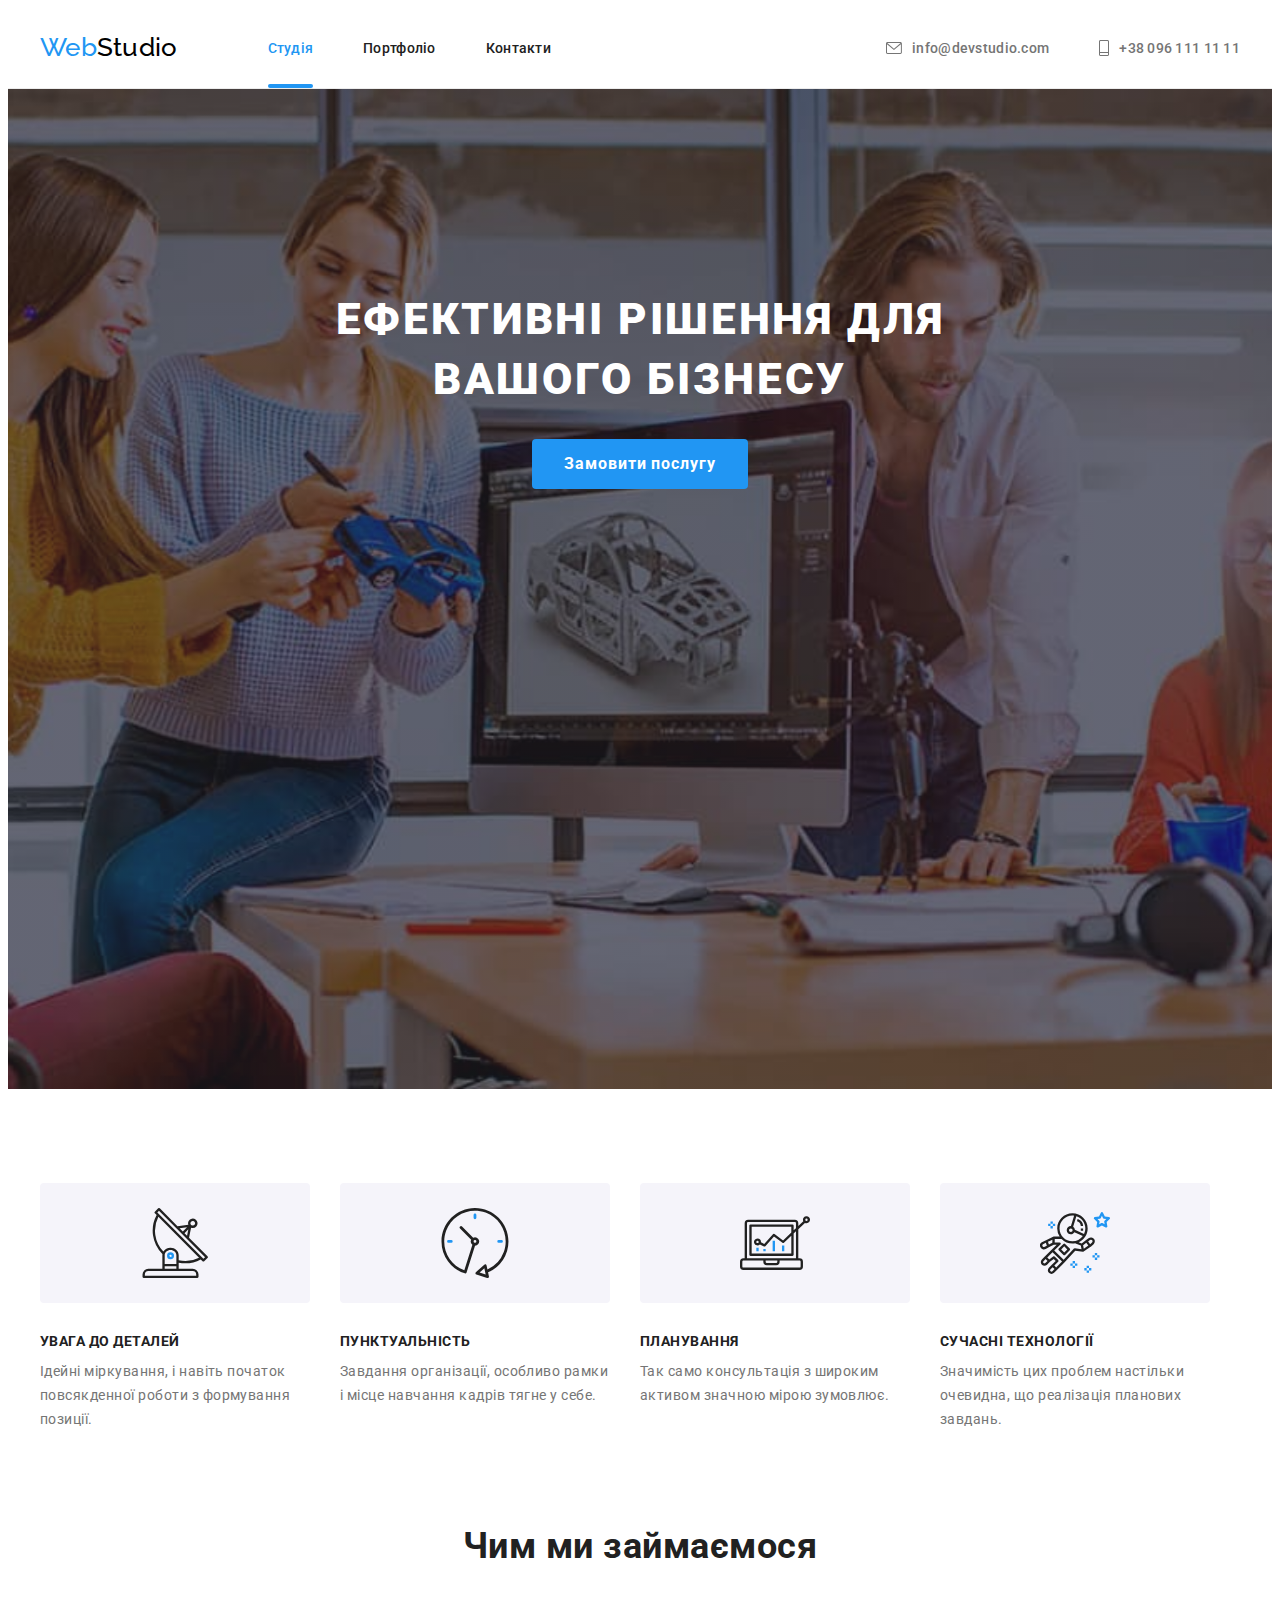
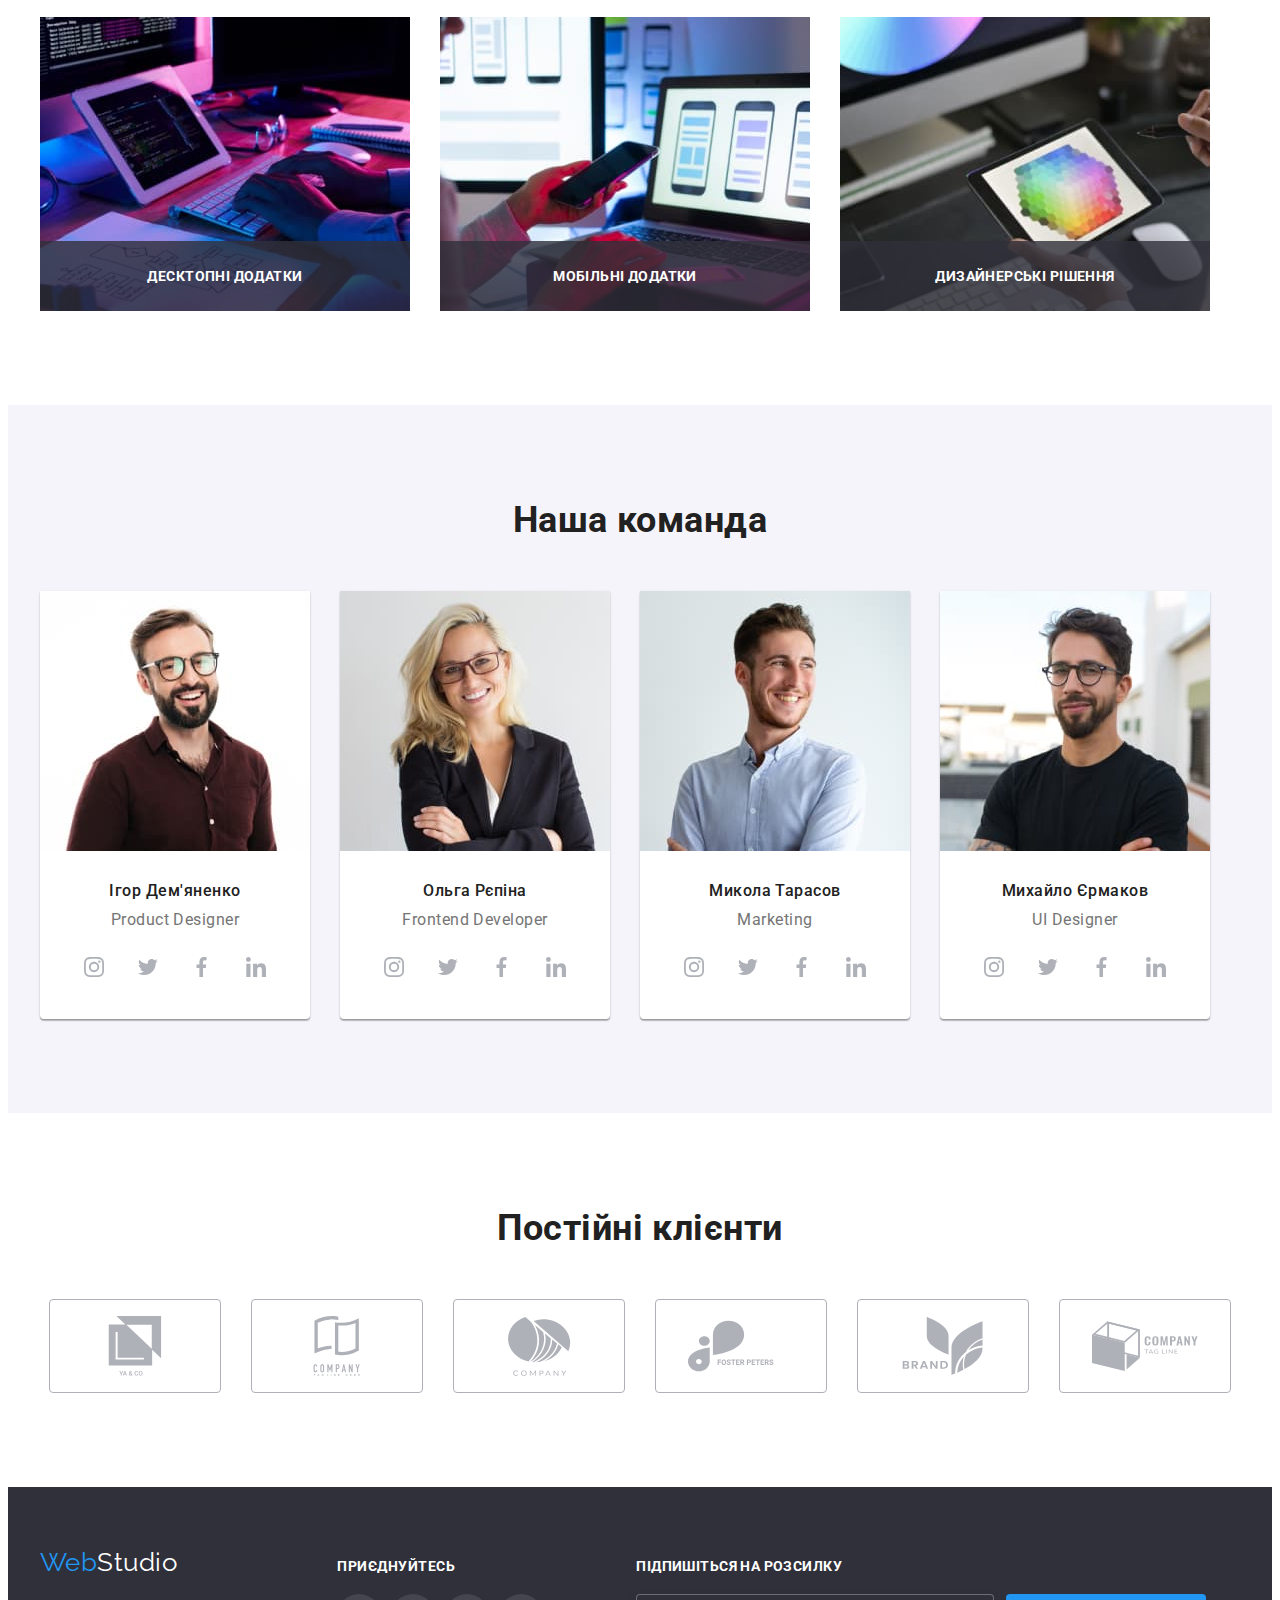
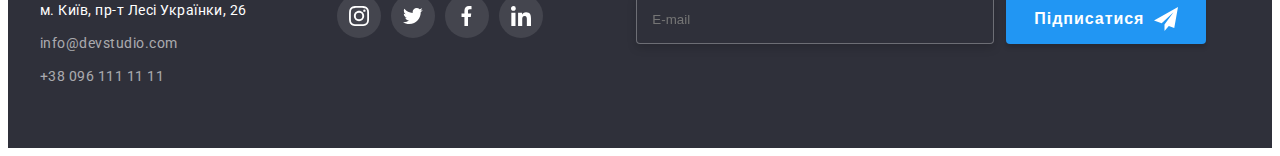
<file: index.html>
<!DOCTYPE html>
<html lang="en">
	<head>
		<meta charset="UTF-8" />
		<meta http-equiv="X-UA-Compatible" content="IE=edge" />
		<meta name="viewport" content="width=device-width, initial-scale=1.0" />
		<title>WebStudio</title>
		<link rel="preconnect" href="https://fonts.googleapis.com" />
		<link rel="preconnect" href="https://fonts.gstatic.com" crossorigin />
		<link
			href="https://fonts.googleapis.com/css2?family=Raleway:wght@700&family=Roboto:wght@400;500;700;900&display=swap"
			rel="stylesheet"
		/>
		<link
			rel="stylesheet"
			href="https://cdnjs.cloudflare.com/ajax/libs/modern-normalize/1.1.0/modern-normalize.min.css"
			integrity="sha512-wpPYUAdjBVSE4KJnH1VR1HeZfpl1ub8YT/NKx4PuQ5NmX2tKuGu6U/JRp5y+Y8XG2tV+wKQpNHVUX03MfMFn9Q=="
			crossorigin="anonymous"
			referrerpolicy="no-referrer"
		/>
		<link rel="stylesheet" href="./css/styles.css" />
	</head>
	<body class="page">
		<header class="header">
			<div class="container header-container">
				<nav class="main-nav">
					<a class="logo link" href="./index.html">
						<span class="logo-accent">Web</span>
						Studio
					</a>
					<ul class="list header-nav-link">
						<li class="logo-list-item">
							<a class="nav-link link current" href="">Студія</a>
						</li>
						<li class="logo-list-item">
							<a class="nav-link link" href="./portfolio.html">Портфоліо</a>
						</li>
						<li class="logo-list-item">
							<a class="nav-link link" href="">Контакти</a>
						</li>
					</ul>
				</nav>
				<ul class="list header-contact-link">
					<li>
						<a class="nav-link link contact-link" href="mailto:info@devstudio.com">
							<svg class="icon-header" width="16" height="12">
								<use href="./images/sprite.svg#icon-envelope-hover"></use>
							</svg>
							info@devstudio.com
						</a>
					</li>
					<li>
						<a class="nav-link link contact-link" href="tel:+380961111111">
							<svg class="icon-header" width="10" height="16">
								<use href="./images/sprite.svg#icon-telephon"></use>
							</svg>
							+38 096 111 11 11
						</a>
					</li>
				</ul>
			</div>
		</header>
		<main class="main">
			<section class="hero">
				<div class="container">
					<h1 class="hero-title">
						Ефективні рішення для
						<br />
						вашого бізнесу
					</h1>
					<button class="hero-btn" type="button" data-modal-open>Замовити послугу</button>
				</div>
			</section>
			<section class="benefits">
				<div class="container">
					<h2 class="hidden-elements">Наші переваги</h2>
					<ul class="benefits-list list">
						<li class="benefits-list-item">
							<div class="benefits-icon-container">
								<svg width="70" height="70">
									<use href="./images/sprite.svg#icon-satellite"></use>
								</svg>
							</div>
							<h3 class="benefits-title">УВАГА ДО ДЕТАЛЕЙ</h3>
							<p class="text">Ідейні міркування, і навіть початок повсякденної роботи з формування позиції.</p>
						</li>
						<li class="benefits-list-item">
							<div class="benefits-icon-container">
								<svg width="70" height="70">
									<use href="./images/sprite.svg#icon-clock"></use>
								</svg>
							</div>
							<h3 class="benefits-title">ПУНКТУАЛЬНІСТЬ</h3>
							<p class="text">Завдання організації, особливо рамки і місце навчання кадрів тягне у себе.</p>
						</li>
						<li class="benefits-list-item">
							<div class="benefits-icon-container">
								<svg width="70" height="70">
									<use href="./images/sprite.svg#icon-diagram"></use>
								</svg>
							</div>
							<h3 class="benefits-title">ПЛАНУВАННЯ</h3>
							<p class="text">Так само консультація з широким активом значною мірою зумовлює.</p>
						</li>
						<li class="benefits-list-item">
							<div class="benefits-icon-container">
								<svg width="70" height="70">
									<use href="./images/sprite.svg#icon-astronaut"></use>
								</svg>
							</div>
							<h3 class="benefits-title">СУЧАСНІ ТЕХНОЛОГІЇ</h3>
							<p class="text">Значимість цих проблем настільки очевидна, що реалізація планових завдань.</p>
						</li>
					</ul>
				</div>
			</section>
			<section class="work">
				<div class="container">
					<h2 class="section-title">Чим ми займаємося</h2>
					<ul class="list work-list">
						<li class="list-item work-list-item">
							<img src="./images/studio/desktop_applications.jpg" alt="Десктопні додатки" width="370" height="294" />
							<h3 class="work-item-wrapper">Десктопні додатки</h3>
						</li>
						<li class="list-item work-list-item">
							<img src="./images/studio/mobile_applications.jpg" alt="Мобільні додатки" width="370" height="294" />
							<h3 class="work-item-wrapper">Мобільні додатки</h3>
						</li>
						<li class="list-item work-list-item">
							<img src="./images/studio/design_solutions.jpg" alt="Дизайнерські рішення" width="370" height="294" />
							<h3 class="work-item-wrapper">Дизайнерські рішення</h3>
						</li>
					</ul>
				</div>
			</section>
			<section class="team">
				<div class="container">
					<h2 class="section-title">Наша команда</h2>
					<ul class="list team-list">
						<li class="list-card">
							<img src="./images/team/ihor.jpg" alt="Фото Ігоря Дем'яненко" width="270" height="260" />
							<h3 class="team-title">Ігор Дем'яненко</h3>
							<p class="team-text">Product Designer</p>
							<ul class="social-links-list list">
								<li class="social-links-item">
									<a
										class="social-link link"
										href="https://www.instagram.com/"
										target="_blank"
										rel="noopener noreferrer"
									>
										<svg class="social-link-icon">
											<use href="./images/sprite.svg#icon-instagram"></use>
										</svg>
									</a>
								</li>
								<li class="social-links-item">
									<a class="social-link link" href="https://twitter.com/" target="_blank" rel="noopener noreferrer">
										<svg class="social-link-icon">
											<use href="./images/sprite.svg#icon-twitter"></use>
										</svg>
									</a>
								</li>
								<li class="social-links-item">
									<a
										class="social-link link"
										href="https://www.facebook.com/"
										target="_blank"
										rel="noopener noreferrer"
									>
										<svg class="social-link-icon">
											<use href="./images/sprite.svg#icon-facebook"></use>
										</svg>
									</a>
								</li>
								<li class="social-links-item">
									<a
										class="social-link link"
										href="https://www.linkedin.com/"
										target="_blank"
										rel="noopener noreferrer"
									>
										<svg class="social-link-icon">
											<use href="./images/sprite.svg#icon-linkedin"></use>
										</svg>
									</a>
								</li>
							</ul>
						</li>
						<li class="list-card">
							<img src="./images/team/olha.jpg" alt="Фото Ольги Рєпіной" width="270" height="260" />
							<h3 class="team-title">Ольга Рєпіна</h3>
							<p class="team-text">Frontend Developer</p>
							<ul class="social-links-list list">
								<li class="social-links-item">
									<a
										class="social-link link"
										href="https://www.instagram.com/"
										target="_blank"
										rel="noopener noreferrer"
									>
										<svg class="social-link-icon">
											<use href="./images/sprite.svg#icon-instagram"></use>
										</svg>
									</a>
								</li>
								<li class="social-links-item">
									<a class="social-link link" href="https://twitter.com/" target="_blank" rel="noopener noreferrer">
										<svg class="social-link-icon">
											<use href="./images/sprite.svg#icon-twitter"></use>
										</svg>
									</a>
								</li>
								<li class="social-links-item">
									<a
										class="social-link link"
										href="https://www.facebook.com/"
										target="_blank"
										rel="noopener noreferrer"
									>
										<svg class="social-link-icon">
											<use href="./images/sprite.svg#icon-facebook"></use>
										</svg>
									</a>
								</li>
								<li class="social-links-item">
									<a
										class="social-link link"
										href="https://www.linkedin.com/"
										target="_blank"
										rel="noopener noreferrer"
									>
										<svg class="social-link-icon">
											<use href="./images/sprite.svg#icon-linkedin"></use>
										</svg>
									</a>
								</li>
							</ul>
						</li>
						<li class="list-card">
							<img src="./images/team/mykola.jpg" alt="Фото Миколи Тарасова" width="270" height="260" />
							<h3 class="team-title">Микола Тарасов</h3>
							<p class="team-text">Marketing</p>
							<ul class="social-links-list list">
								<li class="social-links-item">
									<a
										class="social-link link"
										href="https://www.instagram.com/"
										target="_blank"
										rel="noopener noreferrer"
									>
										<svg class="social-link-icon">
											<use href="./images/sprite.svg#icon-instagram"></use>
										</svg>
									</a>
								</li>
								<li class="social-links-item">
									<a class="social-link link" href="https://twitter.com/" target="_blank" rel="noopener noreferrer">
										<svg class="social-link-icon">
											<use href="./images/sprite.svg#icon-twitter"></use>
										</svg>
									</a>
								</li>
								<li class="social-links-item">
									<a
										class="social-link link"
										href="https://www.facebook.com/"
										target="_blank"
										rel="noopener noreferrer"
									>
										<svg class="social-link-icon">
											<use href="./images/sprite.svg#icon-facebook"></use>
										</svg>
									</a>
								</li>
								<li class="social-links-item">
									<a
										class="social-link link"
										href="https://www.linkedin.com/"
										target="_blank"
										rel="noopener noreferrer"
									>
										<svg class="social-link-icon">
											<use href="./images/sprite.svg#icon-linkedin"></use>
										</svg>
									</a>
								</li>
							</ul>
						</li>
						<li class="list-card">
							<img src="./images/team/myhailo.jpg" alt="Фото Михайла Єрмакова" width="270" height="260" />
							<h3 class="team-title">Михайло Єрмаков</h3>
							<p class="team-text">UI Designer</p>
							<ul class="social-links-list list">
								<li class="social-links-item">
									<a
										class="social-link link"
										href="https://www.instagram.com/"
										target="_blank"
										rel="noopener noreferrer"
									>
										<svg class="social-link-icon">
											<use href="./images/sprite.svg#icon-instagram"></use>
										</svg>
									</a>
								</li>
								<li class="social-links-item">
									<a class="social-link link" href="https://twitter.com/" target="_blank" rel="noopener noreferrer">
										<svg class="social-link-icon">
											<use href="./images/sprite.svg#icon-twitter"></use>
										</svg>
									</a>
								</li>
								<li class="social-links-item">
									<a
										class="social-link link"
										href="https://www.facebook.com/"
										target="_blank"
										rel="noopener noreferrer"
									>
										<svg class="social-link-icon">
											<use href="./images/sprite.svg#icon-facebook"></use>
										</svg>
									</a>
								</li>
								<li class="social-links-item">
									<a
										class="social-link link"
										href="https://www.linkedin.com/"
										target="_blank"
										rel="noopener noreferrer"
									>
										<svg class="social-link-icon">
											<use href="./images/sprite.svg#icon-linkedin"></use>
										</svg>
									</a>
								</li>
							</ul>
						</li>
					</ul>
				</div>
			</section>
			<section class="clients">
				<div class="container">
					<h2 class="clients-title">Постійні клієнти</h2>
					<ul class="clients-list list">
						<li class="client-list-item">
							<a class="clients-link">
								<svg class="client-icon">
									<use href="./images/sprite.svg#icon-yaco"></use>
								</svg>
							</a>
						</li>
						<li class="client-list-item">
							<a class="clients-link">
								<svg class="client-icon">
									<use href="./images/sprite.svg#icon-tagline"></use>
								</svg>
							</a>
						</li>
						<li class="client-list-item">
							<a class="clients-link">
								<svg class="client-icon">
									<use href="./images/sprite.svg#icon-company"></use>
								</svg>
							</a>
						</li>
						<li class="client-list-item">
							<a class="clients-link">
								<svg class="client-icon">
									<use href="./images/sprite.svg#icon-foster"></use>
								</svg>
							</a>
						</li>
						<li class="client-list-item">
							<a class="clients-link">
								<svg class="client-icon">
									<use href="./images/sprite.svg#icon-brand"></use>
								</svg>
							</a>
						</li>
						<li class="client-list-item">
							<a class="clients-link">
								<svg class="client-icon">
									<use href="./images/sprite.svg#icon-companytag"></use>
								</svg>
							</a>
						</li>
					</ul>
				</div>
			</section>
		</main>
		<footer class="footer">
			<div class="container main-footer-container">
				<div class="footer-container">
					<a class="logo-footer logo link" href="./index.html">
						<span class="logo-accent">Web</span>
						Studio
					</a>
					<address class="address">
						<ul class="list address-list">
							<li class="list-item address-item">
								<a
									class="nav-link link address-map"
									href="https://goo.gl/maps/6CXjgPpzPFPxWvc36"
									target="_blank"
									rel="noopener noreferrer"
								>
									м. Київ, пр-т Лесі Українки, 26
								</a>
							</li>
							<li class="list-item address-item">
								<a class="nav-link link address-contact address-map" href="mailto:info@devstudio.com">
									info@devstudio.com
								</a>
							</li>
							<li class="list-item address-item">
								<a class="nav-link link address-contact address-map" href="tel:+380961111111">+38 096 111 11 11</a>
							</li>
						</ul>
					</address>
				</div>
				<div class="social-links-footer">
					<p class="footer-title-link">приєднуйтесь</p>
					<ul class="social-footer-list list">
						<li class="social-footer-icon">
							<a
								class="social-footer-link link"
								href="https://www.instagram.com/"
								target="_blank"
								rel="noopener noreferrer"
							>
								<svg class="footer-icon" width="20px" height="20px">
									<use href="./images/sprite.svg#icon-instagram"></use>
								</svg>
							</a>
						</li>
						<li class="social-footer-icon">
							<a class="social-footer-link link" href="https://twitter.com/" target="_blank" rel="noopener noreferrer">
								<svg class="footer-icon" width="20px" height="20px">
									<use href="./images/sprite.svg#icon-twitter"></use>
								</svg>
							</a>
						</li>
						<li class="social-footer-icon">
							<a
								class="social-footer-link link"
								href="https://www.facebook.com/"
								target="_blank"
								rel="noopener noreferrer"
							>
								<svg class="footer-icon" width="20px" height="20px">
									<use href="./images/sprite.svg#icon-facebook"></use>
								</svg>
							</a>
						</li>
						<li class="social-footer-icon">
							<a
								class="social-footer-link link"
								href="https://www.linkedin.com/"
								target="_blank"
								rel="noopener noreferrer"
							>
								<svg class="footer-icon" width="20px" height="20px">
									<use href="./images/sprite.svg#icon-linkedin"></use>
								</svg>
							</a>
						</li>
					</ul>
				</div>
				<div class="newsletter">
					<p class="newsletter-text">Підпишіться на розсилку</p>
					<form class="newsletter-form" action="#">
						<label class="newsletter-label">
							<input class="newsletter-input" type="email" name="user-email" placeholder="E-mail" />
						</label>
						<button class="newsletter-btn" type="submit">
							Підписатися
							<svg class="newsletter-icon" width="24" height="24">
								<use href="./images/sprite.svg#icon-telegram"></use>
							</svg>
						</button>
					</form>
				</div>
			</div>
		</footer>
		<div class="backdrop is-hidden" data-modal>
			<div class="modal">
				<button class="modal-close" type="button" data-modal-close>
					<svg class="modal-close-icon" width="11" height="11">
						<use href="./images/sprite.svg#icon-close"></use>
					</svg>
				</button>
				<p class="modal-title">Залиште свої дані, ми вам передзвонимо</p>
				<form class="register-form">
					<div class="register-form-group">
						<label class="register-form-field">
							<span class="register-form-label">Ім'я</span>
							<input type="text" class="register-form-input" name="user-name" />
							<svg class="register-form-icon">
								<use href="./images/sprite.svg#icon-person-black" width="18" height="18"></use>
							</svg>
						</label>
						<label class="register-form-field">
							<span class="register-form-label">Телефон</span>
							<input type="tel" class="register-form-input" name="user-tel" />
							<svg class="register-form-icon">
								<use href="./images/sprite.svg#icon-phone-black" width="18" height="18"></use>
							</svg>
						</label>
						<label class="register-form-field">
							<span class="register-form-label">Пошта</span>
							<input type="email" class="register-form-input" name="user-email" />
							<svg class="register-form-icon">
								<use href="./images/sprite.svg#icon-email-black" width="18" height="18"></use>
							</svg>
						</label>
						<label class="register-form-field">
							<span class="register-form-label">Коментар</span>
							<textarea class="register-form-message" name="Comment" id rows="4" placeholder="Введіть текст"></textarea>
						</label>
					</div>
					<label class="register-form-agreement">
						<input class="register-form-checkbox hidden-elements" type="checkbox" />
						<svg class="register-form-icons" width="16" height="15">
							<use class="icon-unchecked" href="./images/sprite.svg#icon-uncheked"></use>
							<use class="icon-checked" href="./images/sprite.svg#icon-cheked"></use>
						</svg>
						<span class="register-form-desc">
							Погоджуюся з розсилкою та приймаю
							<a class="register-form-link" href target="_blank">Умови договору</a>
						</span>
					</label>
					<button class="register-form-btn hero-btn" type="submit">Відправити</button>
				</form>
			</div>
		</div>
		<script src="./js/modal.js"></script>
	</body>
</html>
</file>
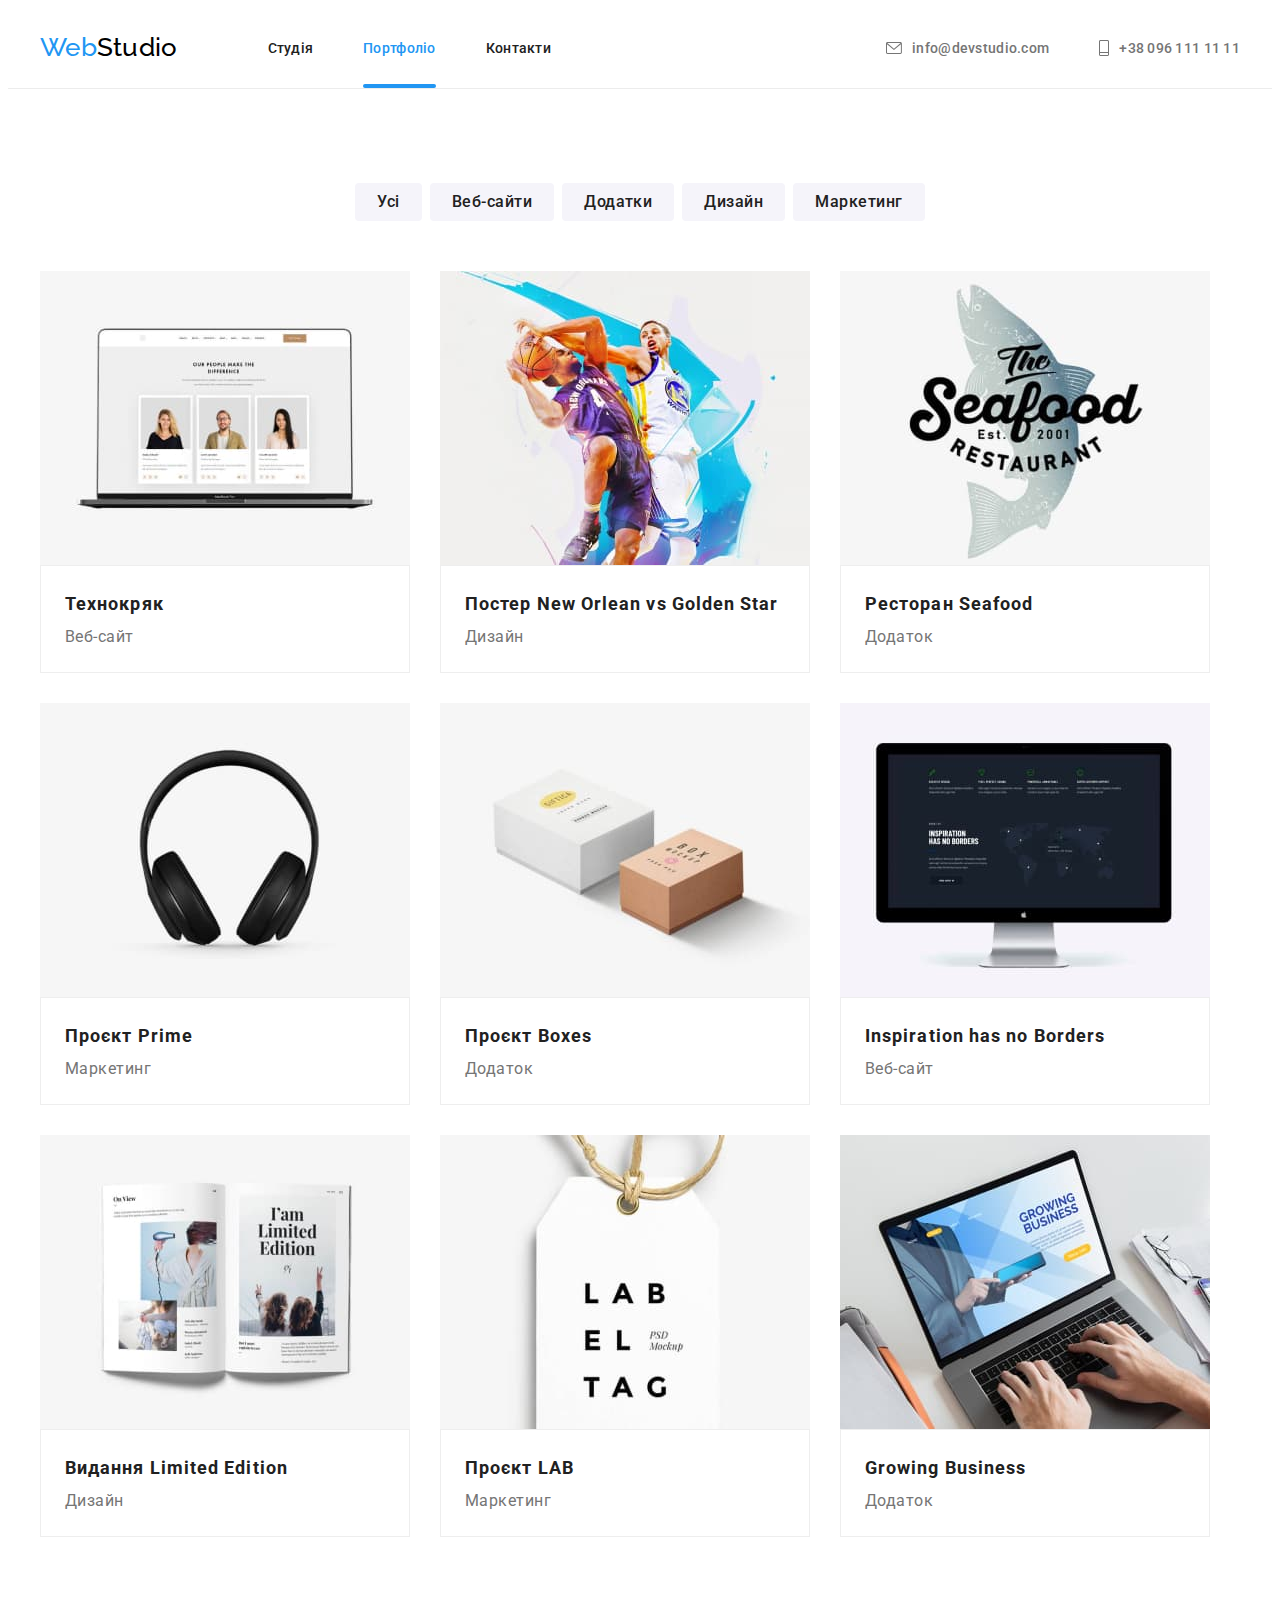
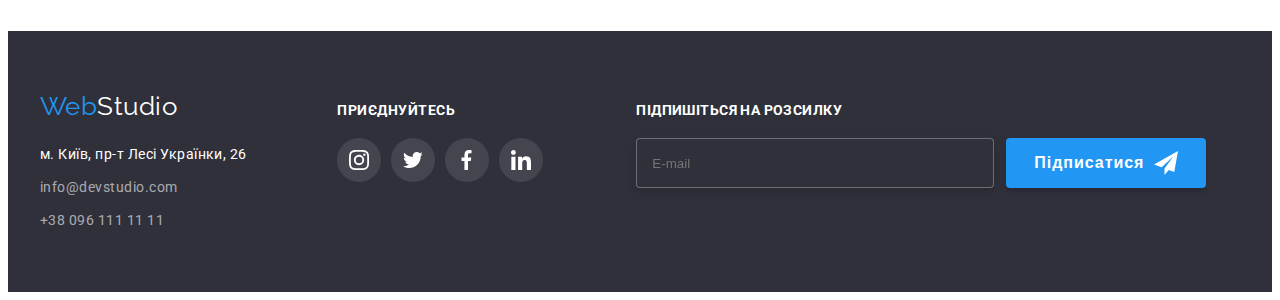
<file: portfolio.html>
<!DOCTYPE html>
<html lang="en">
	<head>
		<meta charset="UTF-8" />
		<meta http-equiv="X-UA-Compatible" content="IE=edge" />
		<meta name="viewport" content="width=device-width, initial-scale=1.0" />
		<title>Portfolio</title>
		<link rel="preconnect" href="https://fonts.googleapis.com" />
		<link rel="preconnect" href="https://fonts.gstatic.com" crossorigin />
		<link
			href="https://fonts.googleapis.com/css2?family=Raleway:wght@700&family=Roboto:wght@400;500;700;900&display=swap"
			rel="stylesheet"
		/>
		<link
			rel="stylesheet"
			href="https://cdnjs.cloudflare.com/ajax/libs/modern-normalize/1.1.0/modern-normalize.min.css"
			integrity="sha512-wpPYUAdjBVSE4KJnH1VR1HeZfpl1ub8YT/NKx4PuQ5NmX2tKuGu6U/JRp5y+Y8XG2tV+wKQpNHVUX03MfMFn9Q=="
			crossorigin="anonymous"
			referrerpolicy="no-referrer"
		/>
		<link rel="stylesheet" href="./css/styles.css" />
	</head>
	<body class="page">
		<header class="header">
			<div class="container header-container">
				<nav class="main-nav">
					<a class="logo link" href="./index.html">
						<span class="logo-accent">Web</span>
						Studio
					</a>
					<ul class="list header-nav-link">
						<li class="logo-list-item">
							<a class="nav-link link" href="./index.html">Студія</a>
						</li>
						<li class="logo-list-item">
							<a class="nav-link link current" href="">Портфоліо</a>
						</li>
						<li class="logo-list-item">
							<a class="nav-link link" href="">Контакти</a>
						</li>
					</ul>
				</nav>
				<ul class="list header-contact-link">
					<li>
						<a class="nav-link link contact-link" href="mailto:info@devstudio.com">
							<svg class="icon-header" width="16" height="12">
								<use href="./images/sprite.svg#icon-envelope-hover"></use>
							</svg>
							info@devstudio.com
						</a>
					</li>
					<li>
						<a class="nav-link link contact-link" href="tel:+380961111111">
							<svg class="icon-header" width="10" height="16">
								<use href="./images/sprite.svg#icon-telephon"></use>
							</svg>
							+38 096 111 11 11
						</a>
					</li>
				</ul>
			</div>
		</header>
		<main class="main">
			<section class="portfolio">
				<div class="container">
					<h1 class="hidden-elements">Приклади робіт</h1>
					<ul class="list btn-list">
						<li><button class="portfolio-nav-btn" type="button">Усі</button></li>
						<li><button class="portfolio-nav-btn" type="button">Веб-сайти</button></li>
						<li><button class="portfolio-nav-btn" type="button">Додатки</button></li>
						<li><button class="portfolio-nav-btn" type="button">Дизайн</button></li>
						<li><button class="portfolio-nav-btn" type="button">Маркетинг</button></li>
					</ul>
					<ul class="list portfolio-list">
						<li class="portfolio-card">
							<a class="link" href="#">
								<div class="portfolio-top-card">
									<img src="./images/works/technokryak.jpg" alt="Фото web-сторінки" width="370" height="294" />
									<p class="portfolio-top-text">
										Ресурс пропонує комплексні пропозиції з різним рівнем функціоналу та сервісів. Все це дозволить
										відвідувачу отримати вичерпні відомості про компанію чи приватну особу.
									</p>
								</div>
								<div class="portfolio-wrap">
									<h2 class="portfolio-title">Технокряк</h2>
									<p class="portfolio-card-text">Веб-сайт</p>
								</div>
							</a>
						</li>
						<li class="portfolio-card">
							<a class="link" href="">
								<div class="portfolio-top-card">
									<img src="./images/works/poster.jpg" alt="Фото баскетболістів" width="370" height="294" />
									<p class="portfolio-top-text">
										Ресурс пропонує комплексні пропозиції з різним рівнем функціоналу та сервісів. Все це дозволить
										відвідувачу отримати вичерпні відомості про компанію чи приватну особу.
									</p>
								</div class="portfolio-top-card">
								<div class="portfolio-wrap">
									<h2 class="portfolio-title">Постер New Orlean vs Golden Star</h2>
									<p class="portfolio-card-text">Дизайн</p>
								</div>
							</a>
						</li>
						<li class="portfolio-card">
							<a class="link" href="">
								<div class="portfolio-top-card">
									<img src="./images/works/seafood.jpg" alt="Фото логотипу ресторану" width="370" height="294" />
									<p class="portfolio-top-text">
										Ресурс пропонує комплексні пропозиції з різним рівнем функціоналу та сервісів. Все це дозволить
										відвідувачу отримати вичерпні відомості про компанію чи приватну особу.
									</p>
								</div>
								<div class="portfolio-wrap">
									<h2 class="portfolio-title">Ресторан Seafood</h2>
									<p class="portfolio-card-text">Додаток</p>
								</div>
							</a>
						</li>
						<li class="portfolio-card">
							<a class="link" href="">
								<div class="portfolio-top-card">
									<img src="./images/works/prime.jpg" alt="Фото навушників" width="370" height="294" />
									<p class="portfolio-top-text">
										Ресурс пропонує комплексні пропозиції з різним рівнем функціоналу та сервісів. Все це дозволить
										відвідувачу отримати вичерпні відомості про компанію чи приватну особу.
									</p>
								</div>
								<div class="portfolio-wrap">
									<h2 class="portfolio-title">Проєкт Prime</h2>
									<p class="portfolio-card-text">Маркетинг</p>
								</div>
							</a>
						</li>
						<li class="portfolio-card">
							<a class="link" href="">
								<div class="portfolio-top-card">
									<img src="./images/works/boxes.jpg" alt="Фото коробок" width="370" height="294" />
									<p class="portfolio-top-text">
										Ресурс пропонує комплексні пропозиції з різним рівнем функціоналу та сервісів. Все це дозволить
										відвідувачу отримати вичерпні відомості про компанію чи приватну особу.
									</p>
								</div>
								<div class="portfolio-wrap">
									<h2 class="portfolio-title">Проєкт Boxes</h2>
									<p class="portfolio-card-text">Додаток</p>
								</div>
							</a>
						</li>
						<li class="portfolio-card">
							<a class="link" href="">
								<div class="portfolio-top-card">
									<img src="./images/works/inspiration.jpg" alt="web-сторінки" width="370" height="294" />
									<p class="portfolio-top-text">
										Ресурс пропонує комплексні пропозиції з різним рівнем функціоналу та сервісів. Все це дозволить
										відвідувачу отримати вичерпні відомості про компанію чи приватну особу.
									</p>
								</div>
								<div class="portfolio-wrap">
									<h2 class="portfolio-title">Inspiration has no Borders</h2>
									<p class="portfolio-card-text">Веб-сайт</p>
								</div>
							</a>
						</li>
						<li class="portfolio-card">
							<a class="link" href="">
								<div class="portfolio-top-card">
									<img src="./images/works/limited.jpg" alt="Фото відкритого журналу" width="370" height="294" />
									<p class="portfolio-top-text">
										Ресурс пропонує комплексні пропозиції з різним рівнем функціоналу та сервісів. Все це дозволить
										відвідувачу отримати вичерпні відомості про компанію чи приватну особу.
									</p>
								</div>
								<div class="portfolio-wrap">
									<h2 class="portfolio-title">Видання Limited Edition</h2>
									<p class="portfolio-card-text">Дизайн</p>
								</div>
							</a>
						</li>
						<li class="portfolio-card">
							<a class="link" href="">
								<div class="portfolio-top-card">
									<img src="./images/works/lab.jpg" alt="Фото бірки бренду" width="370" height="294" />
									<p class="portfolio-top-text">
											Ресурс пропонує комплексні пропозиції з різним рівнем функціоналу та сервісів. Все це дозволить
											відвідувачу отримати вичерпні відомості про компанію чи приватну особу.
										</p>
								</div>
								<div class="portfolio-wrap">
									<h2 class="portfolio-title">Проєкт LAB</h2>
									<p class="portfolio-card-text">Маркетинг</p>
								</div>
							</a>
						</li>
						<li class="portfolio-card">
							<a class="link" href="">
								<div class="portfolio-top-card">
									<img src="./images/works/growing.jpg" alt="Фото ноутбука" width="370" height="294" />
									<p class="portfolio-top-text">
											Ресурс пропонує комплексні пропозиції з різним рівнем функціоналу та сервісів. Все це дозволить
											відвідувачу отримати вичерпні відомості про компанію чи приватну особу.
										</p>
								</div>
								<div class="portfolio-wrap">
									<h2 class="portfolio-title">Growing Business</h2>
									<p class="portfolio-card-text">Додаток</p>
								</div>
							</a>
						</li>
					</ul>
				</div>
			</section>
		</main>
		<footer class="footer">
			<div class="container main-footer-container">
				<div class="footer-container">
					<a class="logo-footer logo link" href="./index.html">
						<span class="logo-accent">Web</span>
						Studio
					</a>
					<address class="address">
						<ul class="list address-list">
							<li class="list-item address-item">
								<a
									class="nav-link link address-map"
									href="https://goo.gl/maps/6CXjgPpzPFPxWvc36"
									target="_blank"
									rel="noopener noreferrer"
								>
									м. Київ, пр-т Лесі Українки, 26
								</a>
							</li>
							<li class="list-item address-item">
								<a class="nav-link link address-contact address-map" href="mailto:info@devstudio.com">
									info@devstudio.com
								</a>
							</li>
							<li class="list-item address-item">
								<a class="nav-link link address-contact address-map" href="tel:+380961111111">+38 096 111 11 11</a>
							</li>
						</ul>
					</address>
				</div>
				<div class="social-links-footer">
					<p class="footer-title-link">приєднуйтесь</p>
					<ul class="social-footer-list list">
						<li class="social-footer-icon">
							<a
								class="social-footer-link link"
								href="https://www.instagram.com/"
								target="_blank"
								rel="noopener noreferrer"
							>
								<svg class="footer-icon" width="20px" height="20px">
									<use href="./images/sprite.svg#icon-instagram"></use>
								</svg>
							</a>
						</li>
						<li class="social-footer-icon">
							<a class="social-footer-link link" href="https://twitter.com/" target="_blank" rel="noopener noreferrer">
								<svg class="footer-icon" width="20px" height="20px">
									<use href="./images/sprite.svg#icon-twitter"></use>
								</svg>
							</a>
						</li>
						<li class="social-footer-icon">
							<a
								class="social-footer-link link"
								href="https://www.facebook.com/"
								target="_blank"
								rel="noopener noreferrer"
							>
								<svg class="footer-icon" width="20px" height="20px">
									<use href="./images/sprite.svg#icon-facebook"></use>
								</svg>
							</a>
						</li>
						<li class="social-footer-icon">
							<a
								class="social-footer-link link"
								href="https://www.linkedin.com/"
								target="_blank"
								rel="noopener noreferrer"
							>
								<svg class="footer-icon" width="20px" height="20px">
									<use href="./images/sprite.svg#icon-linkedin"></use>
								</svg>
							</a>
						</li>
					</ul>
				</div>
				<div class="newsletter">
					<p class="newsletter-text">Підпишіться на розсилку</p>
					<form class="newsletter-form" action="#">
						<label class="newsletter-label">
							<input class="newsletter-input" type="email" name="user-email" placeholder="E-mail" />
						</label>
						<button class="newsletter-btn" type="submit">
							Підписатися
							<svg class="newsletter-icon" width="24" height="24">
								<use href="./images/sprite.svg#icon-telegram"></use>
							</svg>
						</button>
					</form>
				</div>
			</div>
		</footer>
	</body>
</html>
</file>
<file: css/styles.css>
:root {
	/* ----------Fonts--------- */
	--main-font: "Roboto", sans-serif;
	--secondary-font: "Raleway", sans-serif;

	/* ----------Text--------- */
	--main-text-cl: #757575;
	--main-title-cl: #212121;
	--hero-text-cl: #ffffff;

	/* ----------Background--------- */
	--main-bg-cl: #2f303a;
	--card-bg-cl: #ffffff;
	--team-bg-cl: #f5f4fa;
}

/* ----------General--------- */

h1,
h2,
h3,
h4,
h5,
h6,
p {
	margin: 0;
}

button {
	cursor: pointer;
}

img {
	display: block;
	max-width: 100%;
	height: auto;
}

.page {
	font-family: var(--main-font);
	letter-spacing: 0.03em;
}

.hidden-elements {
	position: absolute;
	white-space: nowrap;
	width: 1px;
	height: 1px;
	overflow: hidden;
	border: 0;
	padding: 0;
	clip: rect(0 0 0 0);
	clip-path: inset(50%);
	margin: -1px;
}

.container {
	width: 1200px;
	padding-left: 15px;
	padding-right: 15px;
	margin: 0 auto;
}

.link {
	text-decoration: none;
	color: currentColor;
}

.list {
	list-style: none;
	margin: 0;
	padding: 0;
}

/* ----------Header--------- */

.header {
	padding-top: 24px;
	padding-bottom: 25px;
}

.header-nav-link {
	display: flex;
	gap: 50px;
}

.header-contact-link {
	display: flex;
	margin-left: auto;
	gap: 50px;
	align-items: center;
}

.header {
	border-bottom: 1px solid #ececec;
}

.header-container {
	display: flex;
	align-items: center;
}

.logo {
	font-family: var(--secondary-font);
	font-size: 26px;
	line-height: calc(31 / 26);
	color: #000000;
	margin-right: 90px;
	display: flex;
}

.logo-accent {
	color: #2196f3;
}

.main-nav {
	font-family: var(--main-font);
	font-weight: 500;
	font-size: 14px;
	line-height: calc(16 / 14);
	letter-spacing: 0.02em;
	display: flex;
	align-items: center;
}

.nav-link {
	color: var(--main-title-cl);
	transition: color 300ms linear;
}

.contact-link {
	font-weight: 500;
	font-size: 14px;
	line-height: calc(16 / 14);
	letter-spacing: 0.02em;
	color: var(--main-text-cl);
	display: flex;
	align-items: center;
}

.nav-link:hover,
.nav-link:focus {
	color: #2196f3;
}

.icon-header {
	margin-right: 10px;
	fill: currentColor;
}

.current {
	color: #2196f3;
	position: relative;
}

.current::after {
	content: "";
	position: absolute;
	display: flex;
	width: 100%;
	height: 4px;
	margin-top: 28px;
	border-radius: 2px;
	background: #2196f3;
}

/* ----------Hero--------- */

.hero {
	max-width: 1600px;
	height: 600px;
	margin-left: auto;
	margin-right: auto;
	background-color: var(--main-bg-cl);
	color: var(--hero-text-cl);
	padding-top: 200px;
	padding-bottom: 200px;
	background-image: linear-gradient(to right, rgba(47, 48, 58, 0.4), rgba(47, 48, 58, 0.4)),
		url(../images/hero/hero.jpg);
	background-repeat: no-repeat;
	background-position: center;
	background-size: cover;
}
.hero-title {
	font-weight: 900;
	font-size: 44px;
	line-height: calc(60 / 44);
	text-align: center;
	letter-spacing: 0.06em;
	text-transform: uppercase;
	margin-bottom: 30px;
}
.hero-btn {
	font-family: inherit;
	font-weight: 700;
	font-size: 16px;
	line-height: calc(30 / 16);
	letter-spacing: 0.06em;
	cursor: pointer;
	background-color: #2196f3;
	color: var(--hero-text-cl);
	display: block;
	margin: 0 auto;
	border: none;
	border-radius: 4px;
	padding: 10px 32px;
	transition: color 300ms linear;
}

.hero-btn:hover,
.hero-btn:focus {
	background-color: #188ce8;
}
/* ----------Benefits--------- */

.benefits {
	padding-top: 94px;
	padding-bottom: 94px;
}

.benefits-list-item {
	width: 270px;
}

.benefits-list {
	display: flex;
	gap: 30px;
	margin: 0;
	padding: 0;
}

.benefits-icon-container {
	height: 120px;
	background-color: #f5f4fa;
	margin-bottom: 30px;
	display: flex;
	align-items: center;
	justify-content: center;
	border-radius: 4px;
}

.benefits-title {
	font-size: 14px;
	line-height: calc(16 / 14);
	text-transform: uppercase;
	color: var(--main-title-cl);
	margin-bottom: 10px;
}

.text {
	font-size: 14px;
	line-height: calc(24 / 14);
	color: var(--main-text-cl);
}

/* ----------Work--------- */

.work {
	padding-bottom: 94px;
}

.work-list {
	display: flex;
	gap: 30px;
}

.section-title {
	font-weight: 700;
	font-size: 36px;
	line-height: calc(42 / 36);
	text-align: center;
	color: var(--main-title-cl);
	margin-bottom: 50px;
}

.work-list-item {
	position: relative;
}

.work-item-wrapper {
	font-weight: 700;
	font-size: 14px;
	line-height: calc(16 / 14);
	text-align: center;
	letter-spacing: 0.03em;
	text-transform: uppercase;
	color: var(--hero-text-cl);
	background-color: rgba(47, 48, 58, 0.8);
	position: absolute;
	bottom: 0px;
	display: flex;
	justify-content: center;
	align-items: center;
	height: 70px;
	width: 100%;
}
/* ----------Team--------- */

.team {
	background-color: var(--team-bg-cl);
	padding-top: 94px;
	padding-bottom: 94px;
}

.team-list {
	display: flex;
	gap: 30px;
}

.section-title {
	font-size: 36px;
	line-height: calc(42 / 36);
	text-align: center;
	color: var(--main-title-cl);
	margin-bottom: 50px;
}

.list-card {
	background-color: var(--card-bg-cl);
	box-shadow: 0px 1px 3px rgba(0, 0, 0, 0.12), 0px 1px 1px rgba(0, 0, 0, 0.14), 0px 2px 1px rgba(0, 0, 0, 0.2);
	border-radius: 0px 0px 4px 4px;
	text-align: center;
	padding-bottom: 30px;
}

.team-title {
	font-weight: 500;
	font-size: 16px;
	line-height: calc(19 / 16);
	color: var(--main-title-cl);
	margin-top: 30px;
	margin-bottom: 10px;
}

.team-text {
	font-size: 16px;
	line-height: calc(19 / 16);
	color: var(--main-text-cl);
}

/* ----------Social-links--------- */

.social-links-list {
	display: flex;
	gap: 10px;
	justify-content: center;
	align-items: center;
}

.social-link {
	display: flex;
	justify-content: center;
	align-items: center;
	width: 44px;
	height: 44px;
	background-color: transparent;
	border-radius: 50%;
	color: #afb1b8;
	transition: background-color 300ms cubic-bezier(0.4, 0, 0.2, 1), fill 250ms cubic-bezier(0.4, 0, 0.2, 1);
	margin-top: 16px;
}

.social-link:hover,
.social-link:focus {
	background-color: #2196f3;
	color: #ffffff;
}

.social-link-icon {
	width: 20px;
	height: 20px;
	fill: currentColor;
}

/* ----------Our clients--------- */

.clients {
	background-color: #ffffff;
	padding-top: 94px;
	padding-bottom: 94px;
}
.clients-title {
	font-size: 36px;
	line-height: calc(42 / 36);
	text-align: center;
	color: var(--main-title-cl);
	margin-bottom: 50px;
}

.clients-list {
	display: flex;
	justify-content: center;
	gap: 30px;
}

.clients-link {
	display: flex;
	align-items: center;
	justify-content: center;
	width: 170px;
	height: 92px;
	border: 1px solid #afb1b8;
	border-radius: 4px;
	fill: #afb1b8;
	transition: fill 300ms cubic-bezier(0.4, 0, 0.2, 1), border 250ms cubic-bezier(0.4, 0, 0.2, 1);
}
.client-icon {
	width: 106px;
	height: 60px;
}

.clients-link:hover,
.client-link:focus {
	border: 1px solid #2196f3;
	fill: #2196f3;
}

/* ----------Footer--------- */

.main-footer-container {
	display: flex;
	align-items: baseline;
}

.footer-container {
	margin-right: 70px;
}

.footer {
	background-color: var(--main-bg-cl);
	padding-top: 60px;
	padding-bottom: 60px;
}

.logo-footer {
	color: #ffffff;
}

.address {
	font-style: normal;
}

.address-list {
	margin-top: 20px;
}

.address-item:not(:last-child) {
	margin-bottom: 9px;
}

.address-map {
	font-size: 14px;
	line-height: calc(24 / 14);
	color: #ffffff;
}

.address-contact {
	color: rgba(255, 255, 255, 0.6);
}

/* ----------Footer social link--------- */

.footer-title-link {
	font-weight: 700;
	font-size: 14px;
	line-height: calc(16 / 14);
	text-transform: uppercase;
	color: #ffffff;
	margin-bottom: 20px;
}

.social-links-footer {
	display: block;
	width: 206px;
	margin-right: 93px;
}

.social-footer-list {
	display: flex;
	justify-content: space-between;
	cursor: pointer;
}

.social-footer-link {
	display: flex;
	align-items: center;
	justify-content: center;
	width: 44px;
	height: 44px;
	border-radius: 50%;
	background-color: rgba(255, 255, 255, 0.1);
	transition: background-color 250ms cubic-bezier(0.4, 0, 0.2, 1), border-radius 250ms cubic-bezier(0.4, 0, 0.2, 1);
}

.social-footer-link:hover,
.social-footer-link:focus {
	background-color: #2196f3;
}

.footer-icon {
	fill: #ffffff;
}

.newsletter {
	display: block;
}

.newsletter-text {
	font-weight: 700;
	font-size: 14px;
	line-height: calc(16 / 14);
	letter-spacing: 0.03em;
	text-transform: uppercase;
	color: var(--hero-text-cl);
	margin-bottom: 20px;
}

.newsletter-form {
	display: flex;
}

.newsletter-label {
	display: inline-block;
	margin-right: 12px;
}

.newsletter-input {
	width: 358px;
	height: 50px;
	padding: 15px;
	background-color: var(--main-bg-cl);
	color: var(--hero-text-cl);
	border: 1px solid rgba(255, 255, 255, 0.3);
	filter: drop-shadow(0px 4px 4px rgba(0, 0, 0, 0.15));
	border-radius: 4px;
	box-sizing: border-box;
}
.newsletter-btn {
	min-width: 200px;
	height: 50px;
	padding: 10px 28px;
	font-weight: 700;
	font-size: 16px;
	line-height: calc(30 / 16);
	letter-spacing: 0.06em;
	color: var(--hero-text-cl);
	border: none;
	cursor: pointer;
	background-color: #2196f3;
	box-shadow: 0px 4px 4px rgb(0 0 0 / 15%);
	border-radius: 4px;
	display: inline-flex;
	align-items: center;
	text-align: center;
	transition: background-color 250ms;
}

.newsletter-btn:hover,
.newsletter-btn:focus {
	background-color: #188ce8;
}

.newsletter-icon {
	margin-left: 10px;
}

/* ----------Portfolio--------- */

.portfolio {
	padding-top: 94px;
	padding-bottom: 94px;
}

.btn-list {
	margin-bottom: 50px;
	justify-content: center;
	display: flex;
	gap: 8px;
}

.portfolio-top-card {
	position: relative;
	overflow: hidden;
}

.portfolio-card:hover .portfolio-top-text {
	transform: translateY(0);
}

.portfolio-top-text {
	position: absolute;
	top: 0;
	background-color: rgba(33, 150, 243, 0.9);
	color: #ffffff;
	font-size: 18px;
	line-height: calc(28 / 18);
	letter-spacing: 0.03em;
	padding: 63px 24px;
	transform: translateY(100%);
	transition: transform 300ms linear;
}

.portfolio-nav-btn {
	font-family: inherit;
	font-weight: 500;
	font-size: 16px;
	line-height: calc(26 / 16);
	text-align: center;
	letter-spacing: 0.03em;
	color: var(--main-title-cl);
	cursor: pointer;
	border: none;
	border-radius: 4px;
	background-color: #f5f4fa;
	padding: 6px 22px;
	transition: color 300ms linear, background-color 300ms linear;
}

.portfolio-nav-btn:hover,
.portfolio-nav-btn:focus {
	color: #ffffff;
	background-color: #2196f3;
	box-shadow: 0px 3px 1px rgba(0, 0, 0, 0.1), 0px 1px 2px rgba(0, 0, 0, 0.08), 0px 2px 2px rgba(0, 0, 0, 0.12);
	border-radius: 4px;
}

.portfolio-list {
	display: flex;
	flex-wrap: wrap;
	gap: 30px;
}

.portfolio-wrap {
	padding: 20px 24px;
	border: 1px solid #eeeeee;
}

.portfolio-title {
	font-size: 18px;
	line-height: calc(36 / 18);
	letter-spacing: 0.06em;
	color: var(--main-title-cl);
}

.portfolio-card-text {
	font-size: 16px;
	line-height: calc(30 / 16);
	color: var(--main-text-cl);
}

.portfolio-card:hover,
.portfolio-card:focus {
	box-shadow: 0px 1px 1px rgba(0, 0, 0, 0.12), 0px 4px 4px rgba(0, 0, 0, 0.06), 1px 4px 6px rgba(0, 0, 0, 0.16);
}

/* ----------Modal window--------- */
.backdrop {
	position: fixed;
	top: 0;
	width: 100%;
	height: 100%;
	background-color: rgba(0, 0, 0, 0.2);
	backdrop-filter: blur(2.5px) grayscale(0.5);
	transition: opacity 300ms linear, visibility 300ms linear;
}

.modal {
	width: 528px;
	min-height: 581px;
	background-color: #ffffff;
	border-radius: 4px;
	position: absolute;
	top: 50%;
	left: 50%;
	transform: translate(-50%, -50%) scale(1);
	transition: transform 300ms linear;
	padding: 40px;
}

.backdrop.is-hidden .modal {
	transform: translate(-50%, -50%) scale(0);
}
.modal-close {
	position: absolute;
	right: 8px;
	top: 8px;
	width: 30px;
	height: 30px;
	border: 1px solid rgba(0, 0, 0, 0.1);
	border-radius: 50%;
	display: flex;
	align-items: center;
	justify-content: center;
	background-color: transparent;
}

.modal-close:hover,
.modal-close:focus {
	fill: #2196f3;
	transition: fill 250ms linear;
}

.modal-title {
	font-weight: 700;
	font-size: 20px;
	text-align: center;
	margin-bottom: 12px;
}

.is-hidden {
	opacity: 0;
	visibility: hidden;
	pointer-events: none;
}

.register-form-group {
	margin-bottom: 20px;
}

.register-form-field {
	position: relative;
	display: block;
}

.register-form-field:not(:last-child) {
	margin-bottom: 10px;
}

.register-form-label {
	display: block;
	margin-bottom: 4px;
	font-size: 12px;
	line-height: calc(14 / 12);
	letter-spacing: 0.01em;
	color: var(--main-text-cl);
}

.register-form-input {
	width: 100%;
	height: 40px;
	padding-left: 42px;
	padding-right: 42px;
	border: 1px solid rgba(33, 33, 33, 0.2);
	border-radius: 4px;
	outline: transparent;
	transition: border-color 250ms;
}

.register-form-input:focus {
	border-color: #2196f3;
}

.register-form-message:focus {
	border-color: #2196f3;
}

.register-form-input:focus ~ .register-form-icon {
	fill: #2196f3;
}

.register-form-icon {
	position: absolute;
	top: 50%;
	left: 15px;
	transform: translateY(0);
}

.register-form-message {
	display: block;
	width: 100%;
	height: 120px;
	padding: 12px 16px;
	font-size: 12px;
	resize: none;
	border: 1px solid rgba(33, 33, 33, 0.2);
	border-radius: 4px;
	outline: transparent;
}

.register-form-agreement {
	display: flex;
	align-items: center;
	justify-content: center;
	gap: 7px;
	margin-bottom: 30px;
}

.icon-checked {
	opacity: 0;

	transition: opacity 250ms cubic-bezier(0.4, 0, 0.2, 1);
}

.register-form-checkbox:checked + .register-form-icons .icon-checked {
	opacity: 1;
}

.icon-unchecked {
	transition: opacity 250ms cubic-bezier(0.4, 0, 0.2, 1);
}

.register-form-checkbox:checked + .register-form-icons .icon-unchecked {
	opacity: 0;
}

.register-form-desc {
	font-weight: 400;
	font-size: 14px;
	line-height: calc(24 / 14);
	letter-spacing: 0.03em;
	color: var(--main-text-cl);
	user-select: none;
}

.register-form-link {
	color: #2196f3;
}

.register-form-btn {
	display: block;
	margin: 0 auto;
	color: var(--hero-text-cl);
}
</file>
